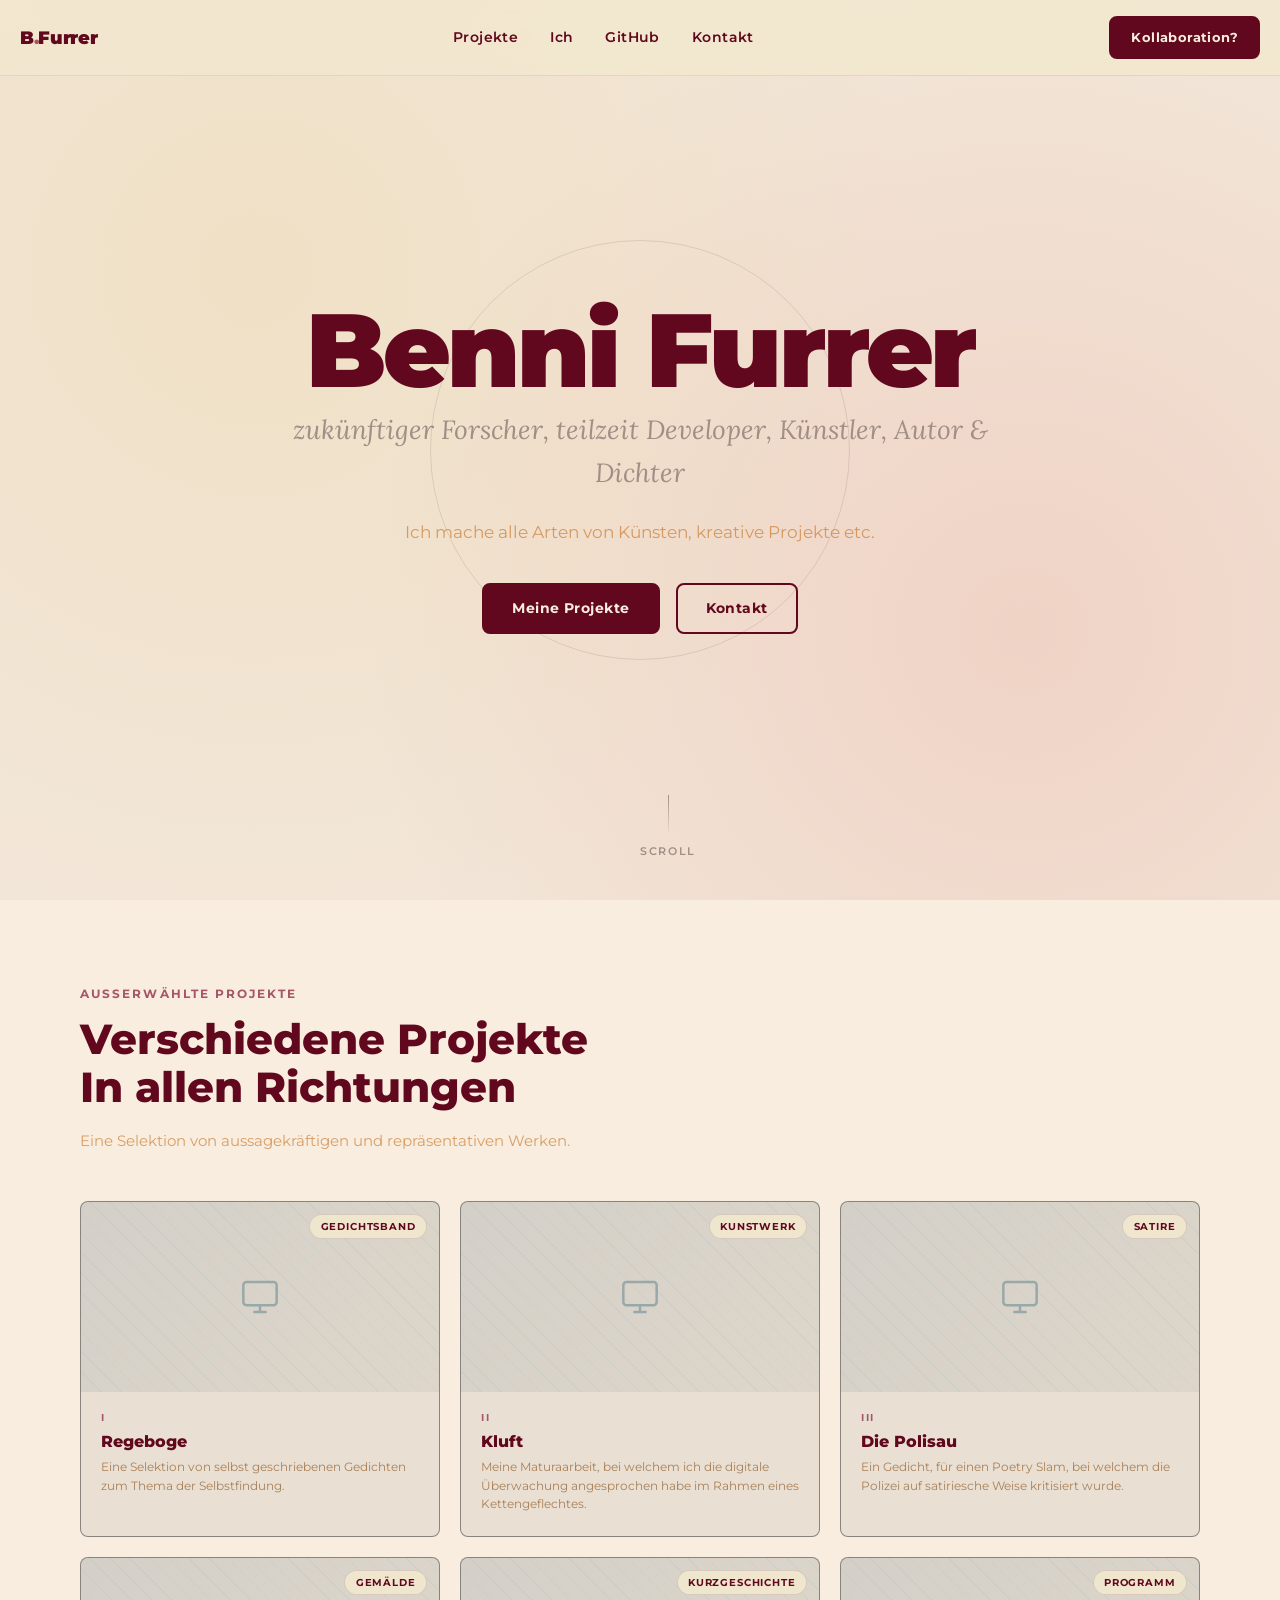
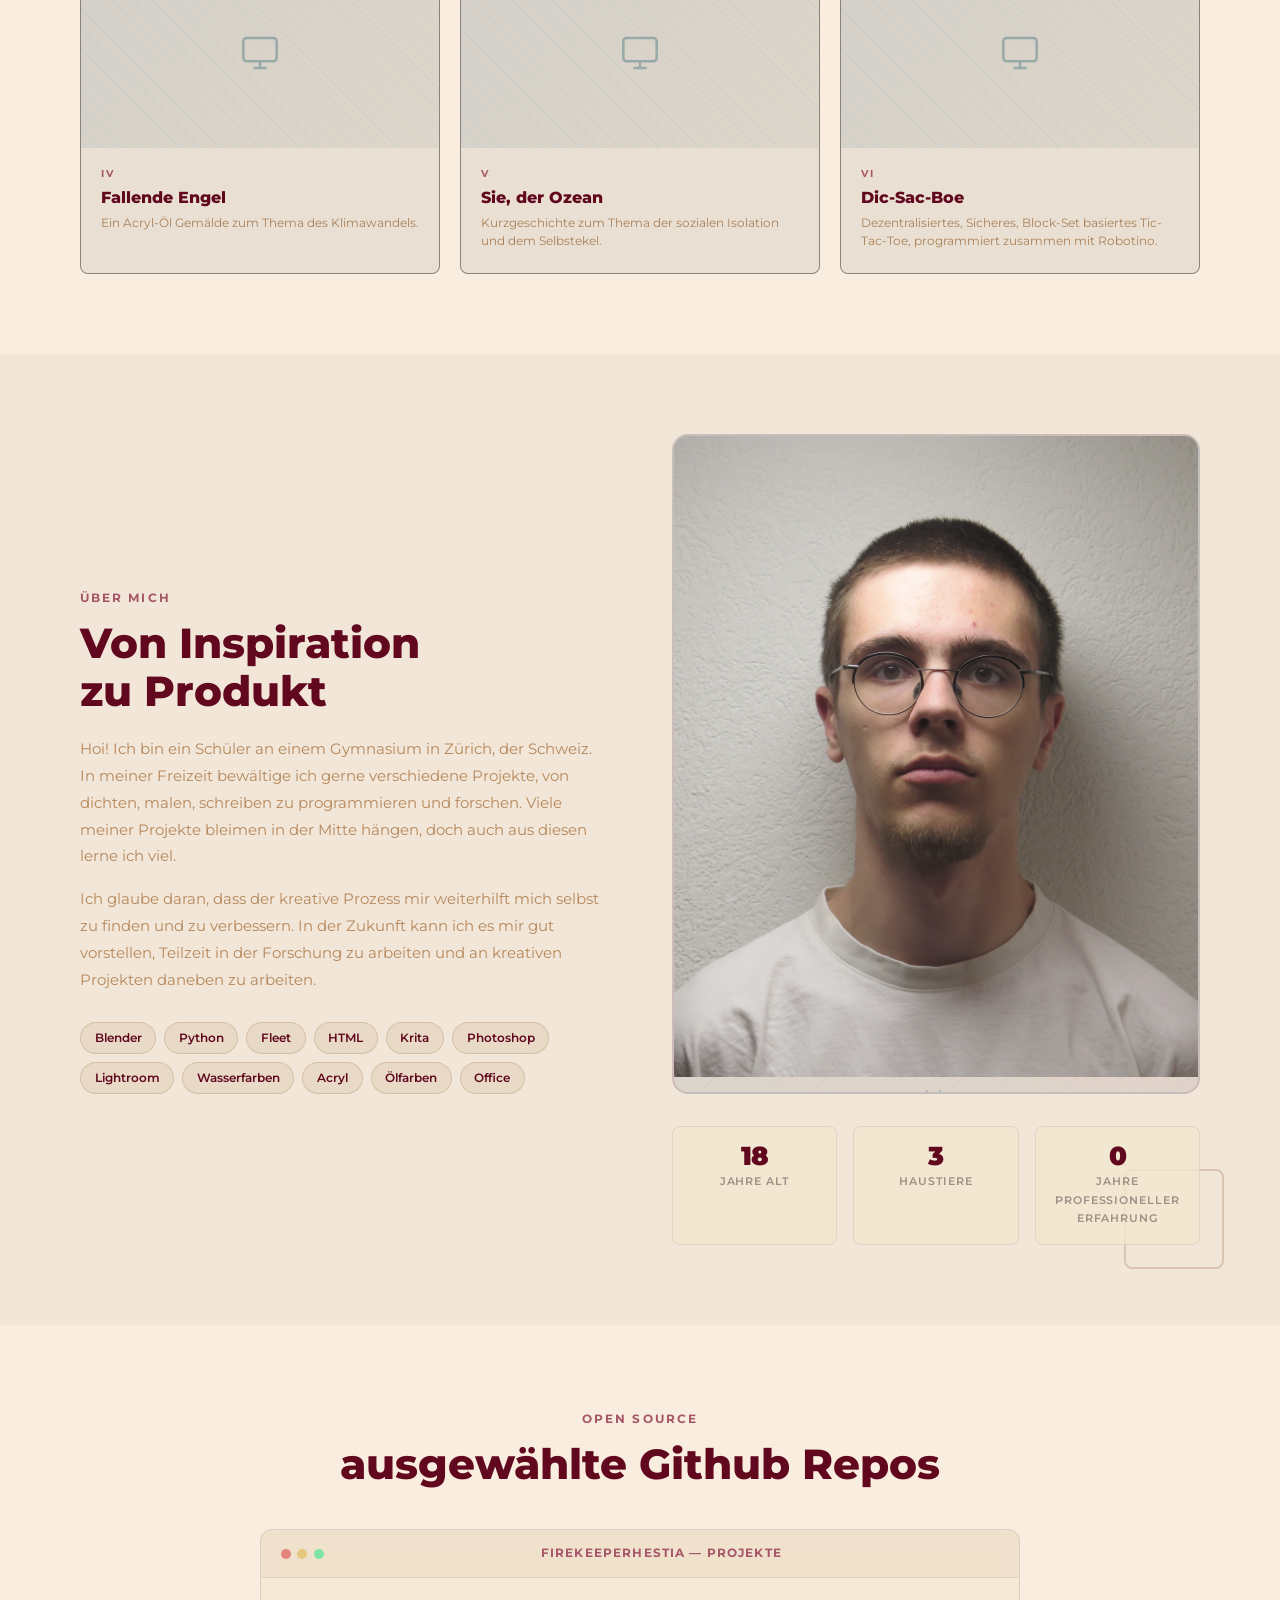
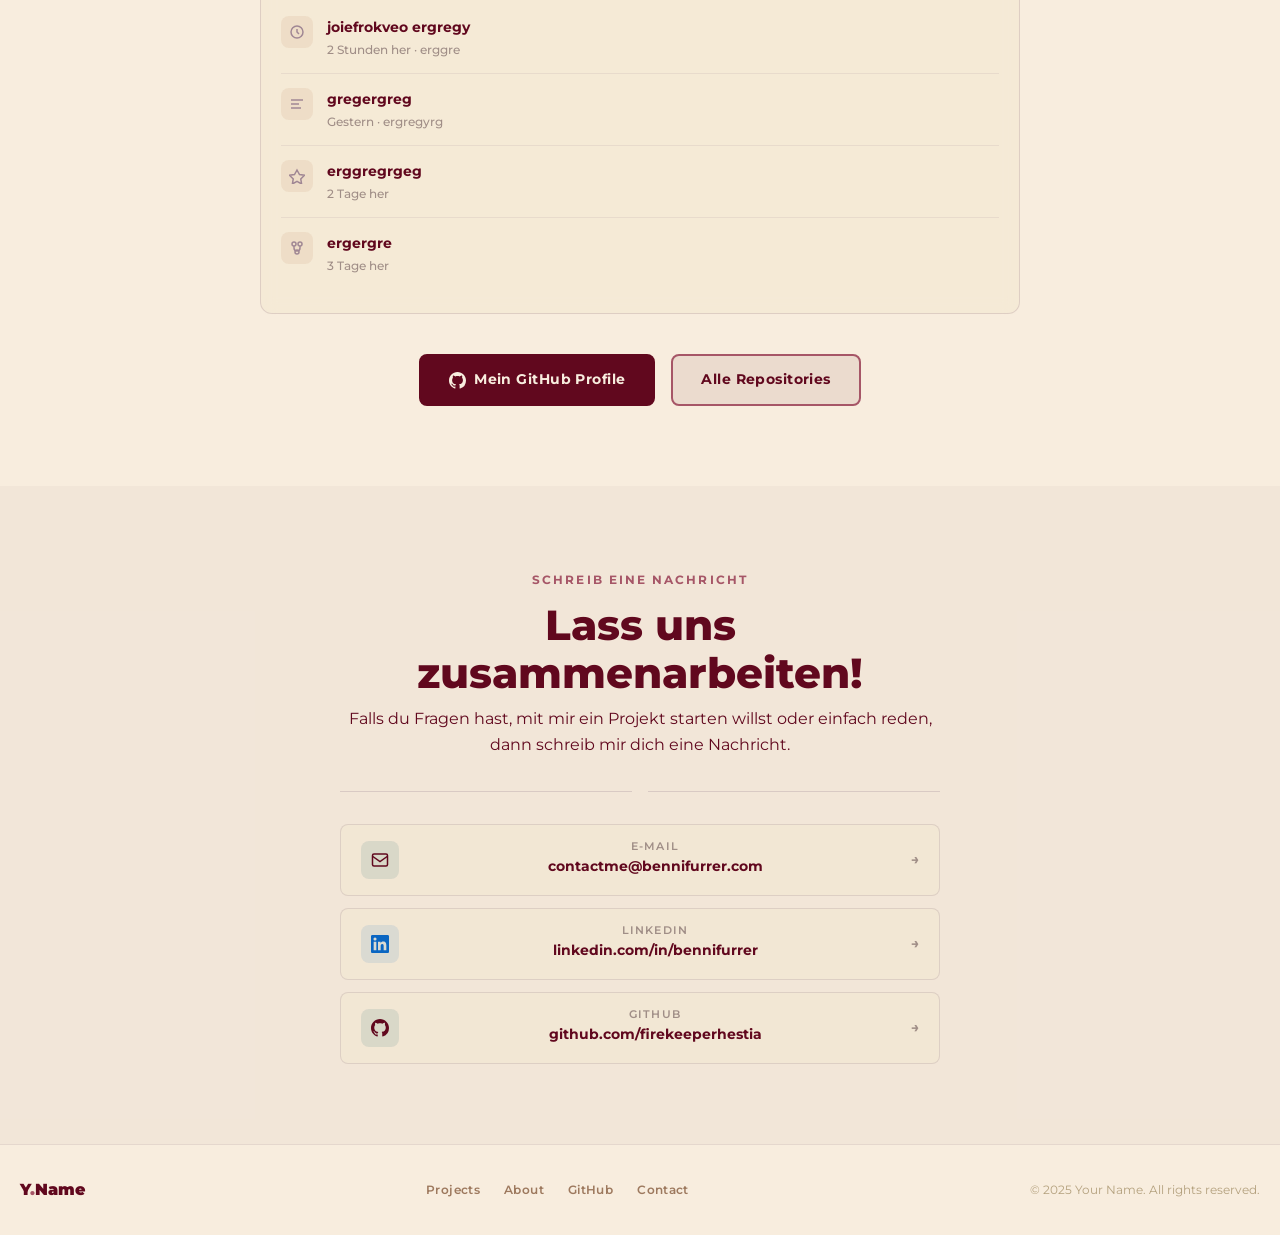
<file: index.html>
<!DOCTYPE html>
<html lang="en">
<head>
  <meta charset="UTF-8" />
  <meta name="viewport" content="width=device-width, initial-scale=1.0" />
  <title>Benjamin Furrer - Visionary</title>
  <link rel="stylesheet" href="fonts.css" />
  <link rel="stylesheet" href="styles.css" />
</head>
<body>

  <!-- ═══════════════════════════════
       HEADER / NAV
  ═══════════════════════════════ -->
  <header>
    <a href="#home" class="nav-logo">B<span>.</span>Furrer</a>
    <nav aria-label="Primary navigation">
      <a href="#projects">Projekte</a>
      <a href="#about">Ich</a>
      <a href="#github">GitHub</a>
      <a href="#contact">Kontakt</a>
    </nav>
    <a href="#contact" class="btn btn-primary nav-cta" style="padding:0.55rem 1.25rem; font-size:0.82rem;">Kollaboration?</a>
  </header>


  <!-- ═══════════════════════════════
       1. HERO / HOME
  ═══════════════════════════════ -->
  <section id="home">
    <div class="hero-inner">
      <h1 class="hero-name">Benni Furrer</h1>
      <p class="hero-role">zukünftiger Forscher, teilzeit Developer, Künstler, Autor &amp; Dichter</p>
      <p class="hero-desc">
        Ich mache alle Arten von Künsten, kreative Projekte etc.
      </p>
      <div class="hero-actions">
        <a href="#projects" class="btn btn-primary">Meine Projekte</a>
        <a href="#contact"  class="btn btn-outline">Kontakt</a>
      </div>
    </div>
    <div class="hero-scroll" aria-hidden="true">
      <div class="scroll-line"></div>
      <span>Scroll</span>
    </div>
  </section>


  <!-- ═══════════════════════════════
       2. PROJECTS
  ═══════════════════════════════ -->
  <section id="projects">
    <div class="container">
      <div class="projects-header reveal">
        <span class="section-label">ausserwählte Projekte</span>
        <h2 class="section-title">Verschiedene Projekte<br>In allen Richtungen</h2>
        <p>Eine Selektion von aussagekräftigen und repräsentativen Werken.</p>
      </div>

      <div class="projects-grid">

        <!-- Card 1 -->
        <a href="project-1.html" class="project-card reveal">
          <div class="project-thumb">
            <div class="project-thumb-icon">
              <!-- Monitor icon -->
              <svg viewBox="0 0 24 24" fill="none" stroke="currentColor" stroke-width="1.5" color="#084C61">
                <rect x="2" y="3" width="20" height="14" rx="2"/><path d="M8 21h8M12 17v4"/>
              </svg>
            </div>
            <span class="project-tag">Gedichtsband</span>
          </div>
          <div class="project-info">
            <p class="project-num">I</p>
            <h3 class="project-title">Regeboge</h3>
            <p class="project-desc">Eine Selektion von selbst geschriebenen Gedichten zum Thema der Selbstfindung.</p>
          </div>
        </a>

        <!-- Card 2 -->
        <a href="project-2.html" class="project-card reveal">
          <div class="project-thumb">
            <div class="project-thumb-icon">
              <!-- Monitor icon -->
              <svg viewBox="0 0 24 24" fill="none" stroke="currentColor" stroke-width="1.5" color="#084C61">
                <rect x="2" y="3" width="20" height="14" rx="2"/><path d="M8 21h8M12 17v4"/>
              </svg>
            </div>
            <span class="project-tag">Kunstwerk</span>
          </div>
          <div class="project-info">
            <p class="project-num">II</p>
            <h3 class="project-title">Kluft</h3>
            <p class="project-desc">Meine Maturaarbeit, bei welchem ich die digitale Überwachung angesprochen habe im Rahmen eines Kettengeflechtes.</p>
          </div>
        </a>

        <!-- Card 3 -->
        <a href="project-3.html" class="project-card reveal">
          <div class="project-thumb">
            <div class="project-thumb-icon">
              <!-- Monitor icon -->
              <svg viewBox="0 0 24 24" fill="none" stroke="currentColor" stroke-width="1.5" color="#084C61">
                <rect x="2" y="3" width="20" height="14" rx="2"/><path d="M8 21h8M12 17v4"/>
              </svg>
            </div>
            <span class="project-tag">Satire</span>
          </div>
          <div class="project-info">
            <p class="project-num">III</p>
            <h3 class="project-title">Die Polisau</h3>
            <p class="project-desc">Ein Gedicht, für einen Poetry Slam, bei welchem die Polizei auf satiriesche Weise kritisiert wurde.</p>
          </div>
        </a>

        <!-- Card 4 -->
        <a href="project-4.html" class="project-card reveal">
          <div class="project-thumb">
            <div class="project-thumb-icon">
              <!-- Monitor icon -->
              <svg viewBox="0 0 24 24" fill="none" stroke="currentColor" stroke-width="1.5" color="#084C61">
                <rect x="2" y="3" width="20" height="14" rx="2"/><path d="M8 21h8M12 17v4"/>
              </svg>
            </div>
            <span class="project-tag">Gemälde</span>
          </div>
          <div class="project-info">
            <p class="project-num">IV</p>
            <h3 class="project-title">Fallende Engel</h3>
            <p class="project-desc">Ein Acryl-Öl Gemälde zum Thema des Klimawandels.</p>
          </div>
        </a>

        <!-- Card 5 -->
        <a href="project-5.html" class="project-card reveal">
          <div class="project-thumb">
            <div class="project-thumb-icon">
              <!-- Monitor icon -->
              <svg viewBox="0 0 24 24" fill="none" stroke="currentColor" stroke-width="1.5" color="#084C61">
                <rect x="2" y="3" width="20" height="14" rx="2"/><path d="M8 21h8M12 17v4"/>
              </svg>
            </div>
            <span class="project-tag">Kurzgeschichte</span>
          </div>
          <div class="project-info">
            <p class="project-num">V</p>
            <h3 class="project-title">Sie, der Ozean</h3>
            <p class="project-desc">Kurzgeschichte zum Thema der sozialen Isolation und dem Selbstekel.</p>
          </div>
        </a>

        <!-- Card 6 -->
        <a href="project-6.html" class="project-card reveal">
          <div class="project-thumb">
            <div class="project-thumb-icon">
              <!-- Monitor icon -->
              <svg viewBox="0 0 24 24" fill="none" stroke="currentColor" stroke-width="1.5" color="#084C61">
                <rect x="2" y="3" width="20" height="14" rx="2"/><path d="M8 21h8M12 17v4"/>
              </svg>
            </div>
            <span class="project-tag">Programm</span>
          </div>
          <div class="project-info">
            <p class="project-num">VI</p>
            <h3 class="project-title">Dic-Sac-Boe</h3>
            <p class="project-desc">Dezentralisiertes, Sicheres, Block-Set basiertes Tic-Tac-Toe, programmiert zusammen mit Robotino.</p>
          </div>
        </a>

      </div>
    </div>
  </section>


  <!-- ═══════════════════════════════
       3. ABOUT
  ═══════════════════════════════ -->
  <section id="about">
    <div class="container">
      <div class="about-grid">

        <!-- Text column -->
        <div class="about-text reveal">
          <span class="section-label">Über mich</span>
          <h2 class="section-title">Von Inspiration<br>zu Produkt</h2>
          <p>
            Hoi! Ich bin ein Schüler an einem Gymnasium in Zürich, der Schweiz. In meiner Freizeit bewältige ich gerne verschiedene Projekte, von dichten, malen, schreiben zu programmieren und forschen.
            Viele meiner Projekte bleimen in der Mitte hängen, doch auch aus diesen lerne ich viel.
          </p>
          <p>
            Ich glaube daran, dass der kreative Prozess mir weiterhilft mich selbst zu finden und zu verbessern. In der Zukunft kann ich es mir gut vorstellen, Teilzeit in der Forschung zu arbeiten und an kreativen Projekten daneben zu arbeiten.
          </p>
          <div class="about-skills" aria-label="Skills">
            <span class="skill-chip">Blender</span>
            <span class="skill-chip">Python</span>
            <span class="skill-chip">Fleet</span>
            <span class="skill-chip">HTML</span>
            <span class="skill-chip">Krita</span>
            <span class="skill-chip">Photoshop</span>
            <span class="skill-chip">Lightroom</span>
            <span class="skill-chip">Wasserfarben</span>
            <span class="skill-chip">Acryl</span>
            <span class="skill-chip">Ölfarben</span>
            <span class="skill-chip">Office</span>
          </div>
        </div>

        <!-- Photo column -->
        <div class="about-photo-wrap reveal reveal-delay-2">
          <div class="about-photo">
            <div class="about-photo-placeholder">
            <img src="images/bennifurrer.jpg" alt="Benjamin Furrer" style="width:100%;height:100%;object-fit:cover;"
              <span>Ich</span>
            </div>
          </div>
          <div class="about-stats">
            <div class="stat">
              <div class="stat-num">18</div>
              <div class="stat-label">Jahre alt</div>
            </div>
            <div class="stat">
              <div class="stat-num">3</div>
              <div class="stat-label">Haustiere</div>
            </div>
            <div class="stat">
              <div class="stat-num">0</div>
              <div class="stat-label">Jahre professioneller Erfahrung</div>
            </div>
          </div>
        </div>

      </div>
    </div>
  </section>


  <!-- ═══════════════════════════════
       4. GITHUB
  ═══════════════════════════════ -->
  <section id="github">
    <div class="container">
      <div class="github-inner">
        <div class="reveal">
          <span class="section-label">Open Source</span>
          <h2 class="section-title">ausgewählte Github Repos</h2>
        </div>

        <div class="github-activity-box reveal reveal-delay-1">
          <div class="activity-topbar">
            <div class="activity-dots" aria-hidden="true">
              <span class="dot-r"></span>
              <span class="dot-y"></span>
              <span class="dot-g"></span>
            </div>
            <span class="activity-tab-label">firekeeperhestia — Projekte</span>
            <span></span>
          </div>
          <div class="activity-body">

            <div class="activity-item">
              <div class="activity-icon">
                <svg viewBox="0 0 16 16" fill="none" stroke="#A08794" stroke-width="1.5">
                  <circle cx="8" cy="8" r="6"/><path d="M8 5v3l2 2"/>
                </svg>
              </div>
              <div class="activity-text">
                <p class="activity-title">joiefrokveo <strong>ergregy</strong></p>
                <p class="activity-meta">2 Stunden her &middot; erggre</p>
              </div>
            </div>

            <div class="activity-item">
              <div class="activity-icon">
                <svg viewBox="0 0 16 16" fill="none" stroke="#A08794" stroke-width="1.5">
                  <path d="M2 4h12M2 8h8M2 12h10"/>
                </svg>
              </div>
              <div class="activity-text">
                <p class="activity-title">gregergreg</p>
                <p class="activity-meta">Gestern &middot; ergregyrg</p>
              </div>
            </div>

            <div class="activity-item">
              <div class="activity-icon">
                <svg viewBox="0 0 16 16" fill="none" stroke="#A08794" stroke-width="1.5">
                  <polygon points="8,2 10.5,6.5 15.5,7.3 11.75,10.9 12.6,16 8,13.4 3.4,16 4.25,10.9 0.5,7.3 5.5,6.5"/>
                </svg>
              </div>
              <div class="activity-text">
                <p class="activity-title">erggregrgeg</p>
                <p class="activity-meta">2 Tage her</p>
              </div>
            </div>

            <div class="activity-item">
              <div class="activity-icon">
                <svg viewBox="0 0 16 16" fill="none" stroke="#A08794" stroke-width="1.5">
                  <circle cx="5" cy="4" r="2"/><circle cx="11" cy="4" r="2"/><circle cx="8" cy="12" r="2"/>
                  <path d="M5 6v2a3 3 0 0 0 3 3M11 6v2a3 3 0 0 1-3 3"/>
                </svg>
              </div>
              <div class="activity-text">
                <p class="activity-title">ergergre</p>
                <p class="activity-meta">3 Tage her</p>
              </div>
            </div>

          </div>
        </div>

        <div class="github-actions reveal reveal-delay-2">
          <a href="https://github.com/firekeeperhestia" target="_blank" rel="noopener" class="btn btn-primary">
            <!-- GitHub icon -->
            <svg width="17" height="17" viewBox="0 0 24 24" fill="currentColor">
              <path d="M12 0C5.37 0 0 5.37 0 12c0 5.31 3.435 9.795 8.205 11.385.6.105.825-.255.825-.57 0-.285-.015-1.23-.015-2.235-3.015.555-3.795-.735-4.035-1.41-.135-.345-.72-1.41-1.23-1.695-.42-.225-1.02-.78-.015-.795.945-.015 1.62.87 1.845 1.23 1.08 1.815 2.805 1.305 3.495.99.105-.78.42-1.305.765-1.605-2.67-.3-5.46-1.335-5.46-5.925 0-1.305.465-2.385 1.23-3.225-.12-.3-.54-1.53.12-3.18 0 0 1.005-.315 3.3 1.23.96-.27 1.98-.405 3-.405s2.04.135 3 .405c2.295-1.56 3.3-1.23 3.3-1.23.66 1.65.24 2.88.12 3.18.765.84 1.23 1.905 1.23 3.225 0 4.605-2.805 5.625-5.475 5.925.435.375.81 1.095.81 2.22 0 1.605-.015 2.895-.015 3.3 0 .315.225.69.825.57A12.02 12.02 0 0 0 24 12c0-6.63-5.37-12-12-12z"/>
            </svg>
            Mein GitHub Profile
          </a>
          <a href="https://github.com/firekeeperhestia?tab=repositories" target="_blank" rel="noopener" class="btn btn-ghost">Alle Repositories</a>
        </div>

      </div>
    </div>
  </section>


  <!-- ═══════════════════════════════
       5. CONTACT
  ═══════════════════════════════ -->
  <section id="contact">
    <div class="container">
      <div class="contact-inner">
        <div class="reveal">
          <span class="section-label">Schreib eine Nachricht</span>
          <h2 class="section-title">Lass uns zusammenarbeiten!</h2>
          <p>Falls du Fragen hast, mit mir ein Projekt starten willst oder einfach reden, dann schreib mir dich eine Nachricht.</p>
        </div>
        <!-- Social divider -->
        <div class="social-divider reveal reveal-delay-2"></div>

        <!-- Social links -->
        <div class="social-links reveal reveal-delay-2">

          <a href="mailto:contactme@bennifurrer.com" class="social-link">
            <div class="social-link-icon email">
              <svg viewBox="0 0 24 24" fill="none" stroke="currentColor" stroke-width="2">
                <rect x="2" y="4" width="20" height="16" rx="2"/>
                <path d="M2 7l10 7 10-7"/>
              </svg>
            </div>
            <div class="social-link-text">
              <div class="social-link-label">E-Mail</div>
              <div class="social-link-value">contactme@bennifurrer.com</div>
            </div>
            <span class="social-link-arrow">→</span>
          </a>

          <a href="https://linkedin.com/in/bennifurrer" target="_blank" rel="noopener" class="social-link">
            <div class="social-link-icon linkedin">
              <svg viewBox="0 0 24 24" fill="currentColor">
                <path d="M20.447 20.452h-3.554v-5.569c0-1.328-.027-3.037-1.852-3.037-1.853 0-2.136 1.445-2.136 2.939v5.667H9.351V9h3.414v1.561h.046c.477-.9 1.637-1.85 3.37-1.85 3.601 0 4.267 2.37 4.267 5.455v6.286zM5.337 7.433a2.062 2.062 0 0 1-2.063-2.065 2.064 2.064 0 1 1 2.063 2.065zm1.782 13.019H3.555V9h3.564v11.452zM22.225 0H1.771C.792 0 0 .774 0 1.729v20.542C0 23.227.792 24 1.771 24h20.451C23.2 24 24 23.227 24 22.271V1.729C24 .774 23.2 0 22.222 0h.003z"/>
              </svg>
            </div>
            <div class="social-link-text">
              <div class="social-link-label">LinkedIn</div>
              <div class="social-link-value">linkedin.com/in/bennifurrer</div>
            </div>
            <span class="social-link-arrow">→</span>
          </a>

          <a href="https://github.com/firekeeperhestia" target="_blank" rel="noopener" class="social-link">
            <div class="social-link-icon github">
              <svg viewBox="0 0 24 24" fill="currentColor">
                <path d="M12 0C5.37 0 0 5.37 0 12c0 5.31 3.435 9.795 8.205 11.385.6.105.825-.255.825-.57 0-.285-.015-1.23-.015-2.235-3.015.555-3.795-.735-4.035-1.41-.135-.345-.72-1.41-1.23-1.695-.42-.225-1.02-.78-.015-.795.945-.015 1.62.87 1.845 1.23 1.08 1.815 2.805 1.305 3.495.99.105-.78.42-1.305.765-1.605-2.67-.3-5.46-1.335-5.46-5.925 0-1.305.465-2.385 1.23-3.225-.12-.3-.54-1.53.12-3.18 0 0 1.005-.315 3.3 1.23.96-.27 1.98-.405 3-.405s2.04.135 3 .405c2.295-1.56 3.3-1.23 3.3-1.23.66 1.65.24 2.88.12 3.18.765.84 1.23 1.905 1.23 3.225 0 4.605-2.805 5.625-5.475 5.925.435.375.81 1.095.81 2.22 0 1.605-.015 2.895-.015 3.3 0 .315.225.69.825.57A12.02 12.02 0 0 0 24 12c0-6.63-5.37-12-12-12z"/>
              </svg>
            </div>
            <div class="social-link-text">
              <div class="social-link-label">GitHub</div>
              <div class="social-link-value">github.com/firekeeperhestia</div>
            </div>
            <span class="social-link-arrow">→</span>
          </a>

        </div>
      </div>
    </div>
  </section>


  <!-- ═══════════════════════════════
       FOOTER
  ═══════════════════════════════ -->
  <footer>
    <div class="footer-logo">Y<span>.</span>Name</div>
    <nav class="footer-links" aria-label="Footer navigation">
      <a href="#projects">Projects</a>
      <a href="#about">About</a>
      <a href="#github">GitHub</a>
      <a href="#contact">Contact</a>
    </nav>
    <p class="footer-copy">&copy; 2025 Your Name. All rights reserved.</p>
  </footer>


  <!-- ═══════════════════════════════
       SCROLL REVEAL SCRIPT
  ═══════════════════════════════ -->
  <script>
    (function () {
      const reveals = document.querySelectorAll('.reveal');
      const io = new IntersectionObserver(
        (entries) => {
          entries.forEach((e) => {
            if (e.isIntersecting) {
              e.target.classList.add('visible');
              io.unobserve(e.target);
            }
          });
        },
        { threshold: 0.12 }
      );
      reveals.forEach((el) => io.observe(el));
    })();
  </script>

</body>
</html>
</file>
<file: fonts.css>
/* ─────────────────────────────────────────────
   SELF-HOSTED FONTS
   Font files are in the /fonts folder.
─────────────────────────────────────────────── */

/* Montserrat */
@font-face { font-family: 'Montserrat'; src: url('fonts/Montserrat-Regular.ttf') format('truetype'); font-weight: 400; font-style: normal; font-display: swap; }
@font-face { font-family: 'Montserrat'; src: url('fonts/Montserrat-Italic.ttf') format('truetype'); font-weight: 400; font-style: italic; font-display: swap; }
@font-face { font-family: 'Montserrat'; src: url('fonts/Montserrat-Medium.ttf') format('truetype'); font-weight: 500; font-style: normal; font-display: swap; }
@font-face { font-family: 'Montserrat'; src: url('fonts/Montserrat-MediumItalic.ttf') format('truetype'); font-weight: 500; font-style: italic; font-display: swap; }
@font-face { font-family: 'Montserrat'; src: url('fonts/Montserrat-SemiBold.ttf') format('truetype'); font-weight: 600; font-style: normal; font-display: swap; }
@font-face { font-family: 'Montserrat'; src: url('fonts/Montserrat-SemiBoldItalic.ttf') format('truetype'); font-weight: 600; font-style: italic; font-display: swap; }
@font-face { font-family: 'Montserrat'; src: url('fonts/Montserrat-Bold.ttf') format('truetype'); font-weight: 700; font-style: normal; font-display: swap; }
@font-face { font-family: 'Montserrat'; src: url('fonts/Montserrat-BoldItalic.ttf') format('truetype'); font-weight: 700; font-style: italic; font-display: swap; }
@font-face { font-family: 'Montserrat'; src: url('fonts/Montserrat-ExtraBold.ttf') format('truetype'); font-weight: 800; font-style: normal; font-display: swap; }
@font-face { font-family: 'Montserrat'; src: url('fonts/Montserrat-ExtraBoldItalic.ttf') format('truetype'); font-weight: 800; font-style: italic; font-display: swap; }
@font-face { font-family: 'Montserrat'; src: url('fonts/Montserrat-Black.ttf') format('truetype'); font-weight: 900; font-style: normal; font-display: swap; }
@font-face { font-family: 'Montserrat'; src: url('fonts/Montserrat-BlackItalic.ttf') format('truetype'); font-weight: 900; font-style: italic; font-display: swap; }

/* Lora */
@font-face { font-family: 'Lora'; src: url('fonts/Lora-Regular.ttf') format('truetype'); font-weight: 400; font-style: normal; font-display: swap; }
@font-face { font-family: 'Lora'; src: url('fonts/Lora-Italic.ttf') format('truetype'); font-weight: 400; font-style: italic; font-display: swap; }
@font-face { font-family: 'Lora'; src: url('fonts/Lora-Medium.ttf') format('truetype'); font-weight: 500; font-style: normal; font-display: swap; }
@font-face { font-family: 'Lora'; src: url('fonts/Lora-MediumItalic.ttf') format('truetype'); font-weight: 500; font-style: italic; font-display: swap; }
@font-face { font-family: 'Lora'; src: url('fonts/Lora-SemiBold.ttf') format('truetype'); font-weight: 600; font-style: normal; font-display: swap; }
@font-face { font-family: 'Lora'; src: url('fonts/Lora-SemiBoldItalic.ttf') format('truetype'); font-weight: 600; font-style: italic; font-display: swap; }
@font-face { font-family: 'Lora'; src: url('fonts/Lora-Bold.ttf') format('truetype'); font-weight: 700; font-style: normal; font-display: swap; }
@font-face { font-family: 'Lora'; src: url('fonts/Lora-BoldItalic.ttf') format('truetype'); font-weight: 700; font-style: italic; font-display: swap; }
</file>
<file: styles.css>
/* ─────────────────────────────────────────────
       CSS CUSTOM PROPERTIES
    ───────────────────────────────────────────── */
    :root {
      --bg:        #f8edde;
      --teal-dark: #61081e;
      --teal-mid:  #a65667;
      --mauve:     #a08e87;
      --radius:    8px;
      --transition: 0.28s cubic-bezier(0.4, 0, 0.2, 1);
      --max-w: 1160px;
      --pad-x: 1.25rem;
    }

    /* ─────────────────────────────────────────────
       RESET & BASE
    ───────────────────────────────────────────── */
    *, *::before, *::after { box-sizing: border-box; margin: 0; padding: 0; }

    html { scroll-behavior: smooth; }

    body {
      font-family: 'Montserrat', sans-serif;
      background: var(--bg);
      color: var(--teal-dark);
      line-height: 1.65;
      overflow-x: hidden;
    }

    img { display: block; width: 100%; height: 100%; object-fit: cover; }

    a { color: inherit; text-decoration: none; }

    /* ─────────────────────────────────────────────
       UTILITY
    ───────────────────────────────────────────── */
    .container {
      width: 100%;
      max-width: var(--max-w);
      margin-inline: auto;
      padding-inline: var(--pad-x);
    }

    .section-label {
      display: inline-block;
      font-size: 0.72rem;
      font-weight: 700;
      letter-spacing: 0.18em;
      text-transform: uppercase;
      color: var(--teal-mid);
      margin-bottom: 0.75rem;
    }

    .section-title {
      font-size: clamp(1.4rem, 4vw, 2.6rem);
      font-weight: 800;
      line-height: 1.15;
      color: var(--teal-dark);
      margin-bottom: 1rem;
    }

    /* ─────────────────────────────────────────────
       BUTTONS
    ───────────────────────────────────────────── */
    .btn {
      display: inline-flex;
      align-items: center;
      gap: 0.5rem;
      padding: 0.75rem 1.75rem;
      border-radius: var(--radius);
      font-family: 'Montserrat', sans-serif;
      font-size: 0.9rem;
      font-weight: 700;
      letter-spacing: 0.03em;
      cursor: pointer;
      border: 2px solid transparent;
      transition: all var(--transition);
    }

    .btn-primary {
      background: var(--teal-dark);
      color: var(--bg);
      border-color: var(--teal-dark);
    }
    .btn-primary:hover {
      background: var(--teal-mid);
      border-color: var(--teal-mid);
      transform: translateY(-2px);
      box-shadow: 0 8px 24px rgba(136, 89, 89, 0.12);
    }

    .btn-outline {
      background: transparent;
      color: var(--teal-dark);
      border-color: var(--teal-dark);
    }
    .btn-outline:hover {
      background: var(--teal-dark);
      color: var(--bg);
      transform: translateY(-2px);
      box-shadow: 0 8px 24px rgba(136, 89, 89, 0.12);
    }

    .btn-ghost {
      background: rgba(136, 89, 89, 0.12);
      color: var(--teal-dark);
      border-color: var(--teal-mid);
    }
    .btn-ghost:hover {
      background: var(--teal-mid);
      color: #fff;
      border-color: var(--teal-mid);
      transform: translateY(-2px);
    }

    /* ─────────────────────────────────────────────
       NAV
    ───────────────────────────────────────────── */
    header {
      position: fixed;
      top: 0; left: 0; right: 0;
      z-index: 100;
      padding: 1rem var(--pad-x);
      display: flex;
      align-items: center;
      justify-content: space-between;
      background: rgba(242,232,207,0.88);
      backdrop-filter: blur(12px);
      -webkit-backdrop-filter: blur(12px);
      border-bottom: 1px solid rgba(160,135,148,0.2);
    }

    .nav-logo {
      font-size: 1.1rem;
      font-weight: 900;
      letter-spacing: -0.02em;
      color: var(--teal-dark);
    }
    .nav-logo span { color: var(--teal-mid); }

    nav {
      display: none;
      gap: 2rem;
    }
    nav a {
      font-size: 0.85rem;
      font-weight: 600;
      color: var(--teal-dark);
      letter-spacing: 0.03em;
      position: relative;
      transition: color var(--transition);
    }
    nav a::after {
      content: '';
      position: absolute;
      bottom: -3px; left: 0;
      width: 0; height: 2px;
      background: var(--teal-mid);
      border-radius: 2px;
      transition: width var(--transition);
    }
    nav a:hover { color: var(--teal-mid); }
    nav a:hover::after { width: 100%; }

    .nav-cta { display: none; }

    @media (min-width: 768px) {
      nav { display: flex; }
      .nav-cta { display: inline-flex; }
    }
    @media (max-width: 767px) {
      #home {
        padding-top: 8rem;
      }
    }

    /* ─────────────────────────────────────────────
       1. HERO
    ───────────────────────────────────────────── */
    #home {
      min-height: 100svh;
      display: flex;
      align-items: center;
      justify-content: center;
      text-align: center;
      padding: 7rem var(--pad-x) 5rem;
      position: relative;
      overflow: hidden;
    }

    /* Subtle background grain / pattern */
    #home::before {
      content: '';
      position: absolute;
      inset: 0;
      background-image:
        radial-gradient(circle at 20% 30%, rgba(224, 181, 62, 0.12) 0%, transparent 55%),
        radial-gradient(circle at 80% 70%, rgba(219, 73, 62, 0.12) 0%, transparent 55%);
      pointer-events: none;
    }

    /* Floating accent shapes */
    #home::after {
      content: '';
      position: absolute;
      width: 420px; height: 420px;
      border-radius: 50%;
      border: 1.5px solid rgba(121, 99, 99, 0.185);
      top: 50%; left: 50%;
      transform: translate(-50%, -50%);
      pointer-events: none;
      animation: pulse-ring 6s ease-in-out infinite;
    }

    @keyframes pulse-ring {
      0%, 100% { transform: translate(-50%,-50%) scale(1); opacity: 0.6; }
      50%       { transform: translate(-50%,-50%) scale(1.08); opacity: 1; }
    }

    .hero-inner {
      position: relative;
      z-index: 1;
      max-width: 780px;
    }

    .hero-badge {
      display: inline-flex;
      align-items: center;
      gap: 0.5rem;
      background: rgba(166, 134, 86, 0.116);
      border: 1px solid rgba(166, 95, 86, 0.35);
      border-radius: 100px;
      padding: 0.35rem 1rem;
      font-size: 0.78rem;
      font-weight: 700;
      letter-spacing: 0.12em;
      text-transform: uppercase;
      color: var(--teal-mid);
      margin-bottom: 1.75rem;
      animation: fade-up 0.6s ease both;
    }
    .hero-badge::before {
      content: '';
      width: 7px; height: 7px;
      border-radius: 50%;
      background: var(--teal-mid);
      animation: blink 2s ease infinite;
    }
    @keyframes blink {
      0%,100% { opacity: 1; } 50% { opacity: 0.3; }
    }

    .hero-name {
      font-size: clamp(3rem, 9vw, 6.5rem);
      font-weight: 900;
      letter-spacing: -0.03em;
      line-height: 1.0;
      color: var(--teal-dark);
      margin-bottom: 0.4rem;
      animation: fade-up 0.6s 0.1s ease both;
    }

    .hero-role {
      font-family: 'Lora', serif;
      font-size: clamp(1.1rem, 3vw, 1.65rem);
      font-style: italic;
      font-weight: 400;
      color: var(--mauve);
      margin-bottom: 1.5rem;
      animation: fade-up 0.6s 0.2s ease both;
    }

    .hero-desc {
      font-size: clamp(0.92rem, 1.8vw, 1.05rem);
      color: rgba(204, 127, 55, 0.72);
      max-width: 540px;
      margin-inline: auto;
      margin-bottom: 2.25rem;
      animation: fade-up 0.6s 0.3s ease both;
    }

    .hero-actions {
      display: flex;
      gap: 1rem;
      justify-content: center;
      flex-wrap: wrap;
      animation: fade-up 0.6s 0.4s ease both;
    }

    .hero-scroll {
      position: absolute;
      bottom: 2.5rem;
      left: 50%;
      transform: translateX(-50%);
      display: flex;
      flex-direction: column;
      align-items: center;
      gap: 0.4rem;
      font-size: 0.7rem;
      font-weight: 600;
      letter-spacing: 0.15em;
      text-transform: uppercase;
      color: var(--mauve);
      z-index: 1;
      animation: fade-up 0.8s 0.8s ease both;
    }
    .scroll-line {
      width: 1px;
      height: 40px;
      background: linear-gradient(to bottom, var(--mauve), transparent);
      animation: scroll-bounce 2s ease-in-out infinite;
    }
    @keyframes scroll-bounce {
      0%,100% { transform: scaleY(1); transform-origin: top; }
      50%      { transform: scaleY(0.5); transform-origin: top; }
    }

    @keyframes fade-up {
      from { opacity: 0; transform: translateY(22px); }
      to   { opacity: 1; transform: translateY(0); }
    }

    /* ─────────────────────────────────────────────
       SECTION SPACING
    ───────────────────────────────────────────── */
    section { padding: 5rem var(--pad-x); }
    section:nth-child(even) { background: rgba(160,135,148,0.07); }

    /* ─────────────────────────────────────────────
       2. PROJECTS
    ───────────────────────────────────────────── */
    #projects { padding-inline: 0; }
    #projects .container { padding-inline: var(--pad-x); }

    .projects-header {
      max-width: 520px;
      margin-bottom: 3rem;
    }
    .projects-header p {
      font-size: 0.95rem;
      color: rgba(204, 127, 55, 0.72);
    }

    .projects-grid {
      display: grid;
      grid-template-columns: repeat(2, 1fr);
      gap: 1.25rem;
    }

    @media (min-width: 960px) {
      .projects-grid { grid-template-columns: repeat(3, 1fr); }
    }

    .project-card {
      border-radius: var(--radius);
      border: 1.5px solid rgba(77, 74, 72, 0.616);
      background: rgba(202, 198, 188, 0.315);
      overflow: hidden;
      transition: transform var(--transition), box-shadow var(--transition), border-color var(--transition);
    }
    .project-card:hover {
      transform: translateY(-6px);
      box-shadow: 0 16px 48px rgba(8,76,97,0.14);
      border-color: var(--teal-mid);
    }
    /* "View Project" overlay on hover */
    .project-card::after {
      content: 'View Project →';
      position: absolute;
      inset: 0;
      background: rgba(139, 59, 39, 0.82);
      color: #F2E8CF;
      font-size: 0.88rem;
      font-weight: 700;
      letter-spacing: 0.06em;
      display: flex;
      align-items: center;
      justify-content: center;
      opacity: 0;
      transition: opacity var(--transition);
      border-radius: var(--radius);
    }
    .project-card:hover::after {
      opacity: 1;
    }

    .project-thumb {
      position: relative;
      height: 160px;
      background: linear-gradient(135deg, rgba(122, 139, 155, 0.192), rgba(51, 65, 65, 0.062));
      overflow: hidden;
    }

    @media (min-width: 640px) {
      .project-thumb { height: 190px; }
    }

    /* Placeholder pattern inside thumb */
    .project-thumb::before {
      content: '';
      position: absolute;
      inset: 0;
      background-image:
        repeating-linear-gradient(
          45deg,
          rgba(86,163,166,0.08) 0px,
          rgba(86,163,166,0.08) 1px,
          transparent 1px,
          transparent 14px
        );
    }

    .project-thumb-icon {
      position: absolute;
      inset: 0;
      display: flex;
      align-items: center;
      justify-content: center;
    }
    .project-thumb-icon svg {
      width: 40px; height: 40px;
      opacity: 0.3;
    }

    .project-tag {
      position: absolute;
      top: 0.75rem; right: 0.75rem;
      background: rgba(242,232,207,0.9);
      border: 1px solid rgba(160,135,148,0.3);
      border-radius: 100px;
      padding: 0.2rem 0.65rem;
      font-size: 0.65rem;
      font-weight: 700;
      letter-spacing: 0.08em;
      text-transform: uppercase;
      color: var(--teal-dark);
    }

    .project-info {
      padding: 1.1rem 1.25rem 1.35rem;
    }

    .project-num {
      font-size: 0.65rem;
      font-weight: 700;
      letter-spacing: 0.16em;
      color: var(--teal-mid);
      margin-bottom: 0.35rem;
      text-transform: uppercase;
    }

    .project-title {
      font-size: 0.97rem;
      font-weight: 800;
      line-height: 1.25;
      color: var(--teal-dark);
      margin-bottom: 0.4rem;
    }

    .project-desc {
      font-size: 0.78rem;
      color: rgba(146, 91, 40, 0.72);
      line-height: 1.5;
    }

    /* ─────────────────────────────────────────────
       3. ABOUT
    ───────────────────────────────────────────── */
    #about .about-grid {
      display: grid;
      grid-template-columns: 1fr;
      gap: 3rem;
      align-items: center;
    }

    @media (min-width: 768px) {
      #about .about-grid {
        grid-template-columns: 1fr 1fr;
        gap: 4rem;
      }
    }

    .about-text .section-title { margin-bottom: 1.25rem; }

    .about-text p {
      font-size: 0.96rem;
      color: rgba(158, 98, 41, 0.72);
      margin-bottom: 1rem;
      line-height: 1.75;
    }

    .about-skills {
      display: flex;
      flex-wrap: wrap;
      gap: 0.5rem;
      margin-top: 1.75rem;
    }
    .skill-chip {
      background: rgba(166, 134, 86, 0.12);
      border: 1px solid rgba(166, 134, 86, 0.3);
      border-radius: 100px;
      padding: 0.3rem 0.85rem;
      font-size: 0.78rem;
      font-weight: 600;
      color: var(--teal-dark);
      transition: all var(--transition);
    }
    .skill-chip:hover {
      background: var(--teal-mid);
      color: #fff;
      border-color: var(--teal-mid);
    }

    .about-photo-wrap {
      position: relative;
    }

    @media (max-width: 767px) {
      .about-photo {
        max-height: 280px;
      }
    }

    .about-photo {
      aspect-ratio: 4 / 5;
      border-radius: calc(var(--radius) * 2);
      background: linear-gradient(145deg, rgba(86,163,166,0.2), rgba(160,135,148,0.2));
      border: 2px solid rgba(160,135,148,0.3);
      overflow: hidden;
      position: relative;
    }
    .about-photo::before {
      content: '';
      position: absolute;
      inset: 0;
      background-image:
        repeating-linear-gradient(
          -45deg,
          rgba(160,135,148,0.07) 0px,
          rgba(160,135,148,0.07) 1px,
          transparent 1px,
          transparent 16px
        );
    }
    .about-photo-placeholder {
      position: absolute;
      inset: 0;
      display: flex;
      flex-direction: column;
      align-items: center;
      justify-content: center;
      gap: 0.5rem;
      color: rgba(8,76,97,0.3);
      font-size: 0.78rem;
      font-weight: 600;
      letter-spacing: 0.06em;
    }
    .about-photo-placeholder svg {
      width: 48px; height: 48px;
      opacity: 0.35;
    }

    /* Decorative floating box */
    .about-photo-wrap::after {
      content: '';
      position: absolute;
      width: 100px; height: 100px;
      border: 2px solid rgba(166, 118, 86, 0.3);
      border-radius: var(--radius);
      bottom: -1.5rem;
      right: -1.5rem;
      z-index: -1;
    }

    .about-stats {
      display: grid;
      grid-template-columns: repeat(3, 1fr);
      gap: 1rem;
      margin-top: 2rem;
    }
    .stat {
      text-align: center;
      padding: 1rem;
      border-radius: var(--radius);
      background: rgba(242,232,207,0.8);
      border: 1.5px solid rgba(160,135,148,0.2);
    }
    .stat-num {
      font-size: 1.65rem;
      font-weight: 900;
      color: var(--teal-dark);
      letter-spacing: -0.03em;
      line-height: 1;
    }
    .stat-label {
      font-size: 0.7rem;
      font-weight: 600;
      color: var(--mauve);
      margin-top: 0.2rem;
      text-transform: uppercase;
      letter-spacing: 0.08em;
    }

    /* ─────────────────────────────────────────────
       4. GITHUB
    ───────────────────────────────────────────── */
    #github {
      text-align: center;
    }

    .github-inner {
      max-width: 760px;
      margin-inline: auto;
    }

    .github-activity-box {
      margin: 2.5rem 0;
      border-radius: calc(var(--radius) * 1.5);
      border: 1.5px solid rgba(160,135,148,0.28);
      background: rgba(242,232,207,0.55);
      backdrop-filter: blur(8px);
      overflow: hidden;
    }

    .activity-topbar {
      display: flex;
      align-items: center;
      justify-content: space-between;
      padding: 0.9rem 1.25rem;
      border-bottom: 1px solid rgba(160,135,148,0.2);
      background: rgba(166, 111, 86, 0.07);
    }
    .activity-dots {
      display: flex;
      gap: 0.4rem;
    }
    .activity-dots span {
      width: 10px; height: 10px;
      border-radius: 50%;
    }
    .dot-r { background: #E5847B; }
    .dot-y { background: #E5C87B; }
    .dot-g { background: #7BE5A1; }

    .activity-tab-label {
      font-size: 0.72rem;
      font-weight: 700;
      letter-spacing: 0.1em;
      text-transform: uppercase;
      color: var(--teal-mid);
    }

    .activity-body {
      padding: 1.5rem 1.25rem;
    }

    .activity-item {
      display: flex;
      align-items: flex-start;
      gap: 0.85rem;
      padding: 0.85rem 0;
      border-bottom: 1px solid rgba(160,135,148,0.15);
      text-align: left;
    }
    .activity-item:last-child { border-bottom: none; }

    .activity-icon {
      flex-shrink: 0;
      width: 32px; height: 32px;
      border-radius: 8px;
      background: rgba(194, 144, 104, 0.14);
      display: flex;
      align-items: center;
      justify-content: center;
    }
    .activity-icon svg { width: 16px; height: 16px; }

    .activity-text { flex: 1; }
    .activity-title {
      font-size: 0.85rem;
      font-weight: 700;
      color: var(--teal-dark);
      margin-bottom: 0.15rem;
    }
    .activity-meta {
      font-size: 0.72rem;
      color: var(--mauve);
      font-weight: 500;
    }

    .activity-placeholder-row {
      height: 10px;
      border-radius: 100px;
      background: rgba(160,135,148,0.18);
      margin-bottom: 0.5rem;
    }
    .activity-placeholder-row:last-child { width: 60%; }

    .github-actions {
      display: flex;
      gap: 1rem;
      justify-content: center;
      flex-wrap: wrap;
    }

    /* ─────────────────────────────────────────────
       5. CONTACT
    ───────────────────────────────────────────── */
    #contact { text-align: center; }

    .contact-inner { max-width: 600px; margin-inline: auto; }
    .contact-inner .section-title { margin-bottom: 0.5rem; }
    .contact-inner > p {
      font-size: 0.94rem;
      color: rgba(97, 36, 8, 0.65);
      margin-bottom: 2.5rem;
    }

    .contact-form {
      display: flex;
      flex-direction: column;
      gap: 1rem;
      text-align: left;
    }

    .form-row {
      display: grid;
      grid-template-columns: 1fr;
      gap: 1rem;
    }
    @media (min-width: 560px) {
      .form-row { grid-template-columns: 1fr 1fr; }
    }

    .form-group { display: flex; flex-direction: column; gap: 0.4rem; }

    .form-group label {
      font-size: 0.78rem;
      font-weight: 700;
      letter-spacing: 0.06em;
      text-transform: uppercase;
      color: var(--teal-dark);
    }

    .form-group input,
    .form-group textarea {
      padding: 0.8rem 1rem;
      border-radius: var(--radius);
      border: 1.5px solid rgba(160,135,148,0.35);
      background: rgba(242,232,207,0.7);
      font-family: 'Montserrat', sans-serif;
      font-size: 0.9rem;
      color: var(--teal-dark);
      transition: border-color var(--transition), box-shadow var(--transition);
      outline: none;
      resize: vertical;
    }
    .form-group input::placeholder,
    .form-group textarea::placeholder {
      color: rgba(8,76,97,0.35);
    }
    .form-group input:focus,
    .form-group textarea:focus {
      border-color: var(--teal-mid);
      box-shadow: 0 0 0 3px rgba(86,163,166,0.15);
    }

    .form-group textarea { min-height: 140px; }

    .form-submit {
      align-self: center;
      margin-top: 0.5rem;
    }

    /* ─────────────────────────────────────────────
       FOOTER
    ───────────────────────────────────────────── */
    footer {
      border-top: 1px solid rgba(160,135,148,0.22);
      padding: 2rem var(--pad-x);
      display: flex;
      flex-direction: column;
      align-items: center;
      gap: 1rem;
      text-align: center;
    }

    @media (min-width: 640px) {
      footer {
        flex-direction: row;
        justify-content: space-between;
        text-align: left;
      }
    }

    .footer-logo {
      font-size: 1rem;
      font-weight: 900;
      color: var(--teal-dark);
    }
    .footer-logo span { color: var(--teal-mid); }

    .footer-links {
      display: flex;
      gap: 1.5rem;
    }
    .footer-links a {
      font-size: 0.78rem;
      font-weight: 600;
      color: rgba(97, 44, 8, 0.6);
      transition: color var(--transition);
    }
    .footer-links a:hover { color: var(--teal-mid); }

    .footer-copy {
      font-size: 0.75rem;
      color: rgba(97, 69, 8, 0.45);
    }

    /* ─────────────────────────────────────────────
       SOCIAL LINKS
    ───────────────────────────────────────────── */
    .social-divider {
      display: flex;
      align-items: center;
      gap: 1rem;
      margin: 2rem 0;
      color: rgba(170, 122, 50, 0.3);
      font-size: 0.72rem;
      font-weight: 700;
      letter-spacing: 0.12em;
      text-transform: uppercase;
    }
    .social-divider::before,
    .social-divider::after {
      content: '';
      flex: 1;
      height: 1px;
      background: rgba(160,135,148,0.3);
    }

    .social-links {
      display: flex;
      flex-direction: column;
      gap: 0.75rem;
    }

    .social-link {
      display: flex;
      align-items: center;
      gap: 1rem;
      padding: 1rem 1.25rem;
      border-radius: var(--radius);
      border: 1.5px solid rgba(160,135,148,0.25);
      background: rgba(242,232,207,0.5);
      transition: all var(--transition);
      font-size: 0.9rem;
      font-weight: 700;
      color: var(--teal-dark);
    }
    .social-link:hover {
      border-color: var(--teal-mid);
      background: rgba(86,163,166,0.08);
      transform: translateX(5px);
    }
    .social-link-icon {
      width: 38px; height: 38px;
      border-radius: 8px;
      display: flex;
      align-items: center;
      justify-content: center;
      flex-shrink: 0;
    }
    .social-link-icon svg { width: 18px; height: 18px; }
    .social-link-icon.email    { background: rgba(8,76,97,0.1); color: var(--teal-dark); }
    .social-link-icon.linkedin { background: rgba(10,102,194,0.1); color: #0a66c2; }
    .social-link-icon.github   { background: rgba(8,76,97,0.1); color: var(--teal-dark); }

    .social-link-text { flex: 1; }
    .social-link-label {
      font-size: 0.68rem;
      font-weight: 600;
      letter-spacing: 0.1em;
      text-transform: uppercase;
      color: var(--mauve);
      line-height: 1;
      margin-bottom: 0.2rem;
    }
    .social-link-value {
      font-size: 0.88rem;
      font-weight: 700;
      color: var(--teal-dark);
    }
    .social-link-arrow {
      color: var(--mauve);
      font-size: 0.85rem;
      transition: transform var(--transition);
    }
    .social-link:hover .social-link-arrow {
      transform: translateX(3px);
      color: var(--teal-mid);
    }
    /* ─────────────────────────────────────────────
       SCROLL REVEAL (JS-powered)
    ───────────────────────────────────────────── */
    .reveal {
      opacity: 0;
      transform: translateY(28px);
      transition: opacity 0.6s ease, transform 0.6s ease;
    }
    .reveal.visible {
      opacity: 1;
      transform: translateY(0);
    }
    .reveal-delay-1 { transition-delay: 0.1s; }
    .reveal-delay-2 { transition-delay: 0.2s; }
    .reveal-delay-3 { transition-delay: 0.3s; }
    .reveal-delay-4 { transition-delay: 0.4s; }
</file>
